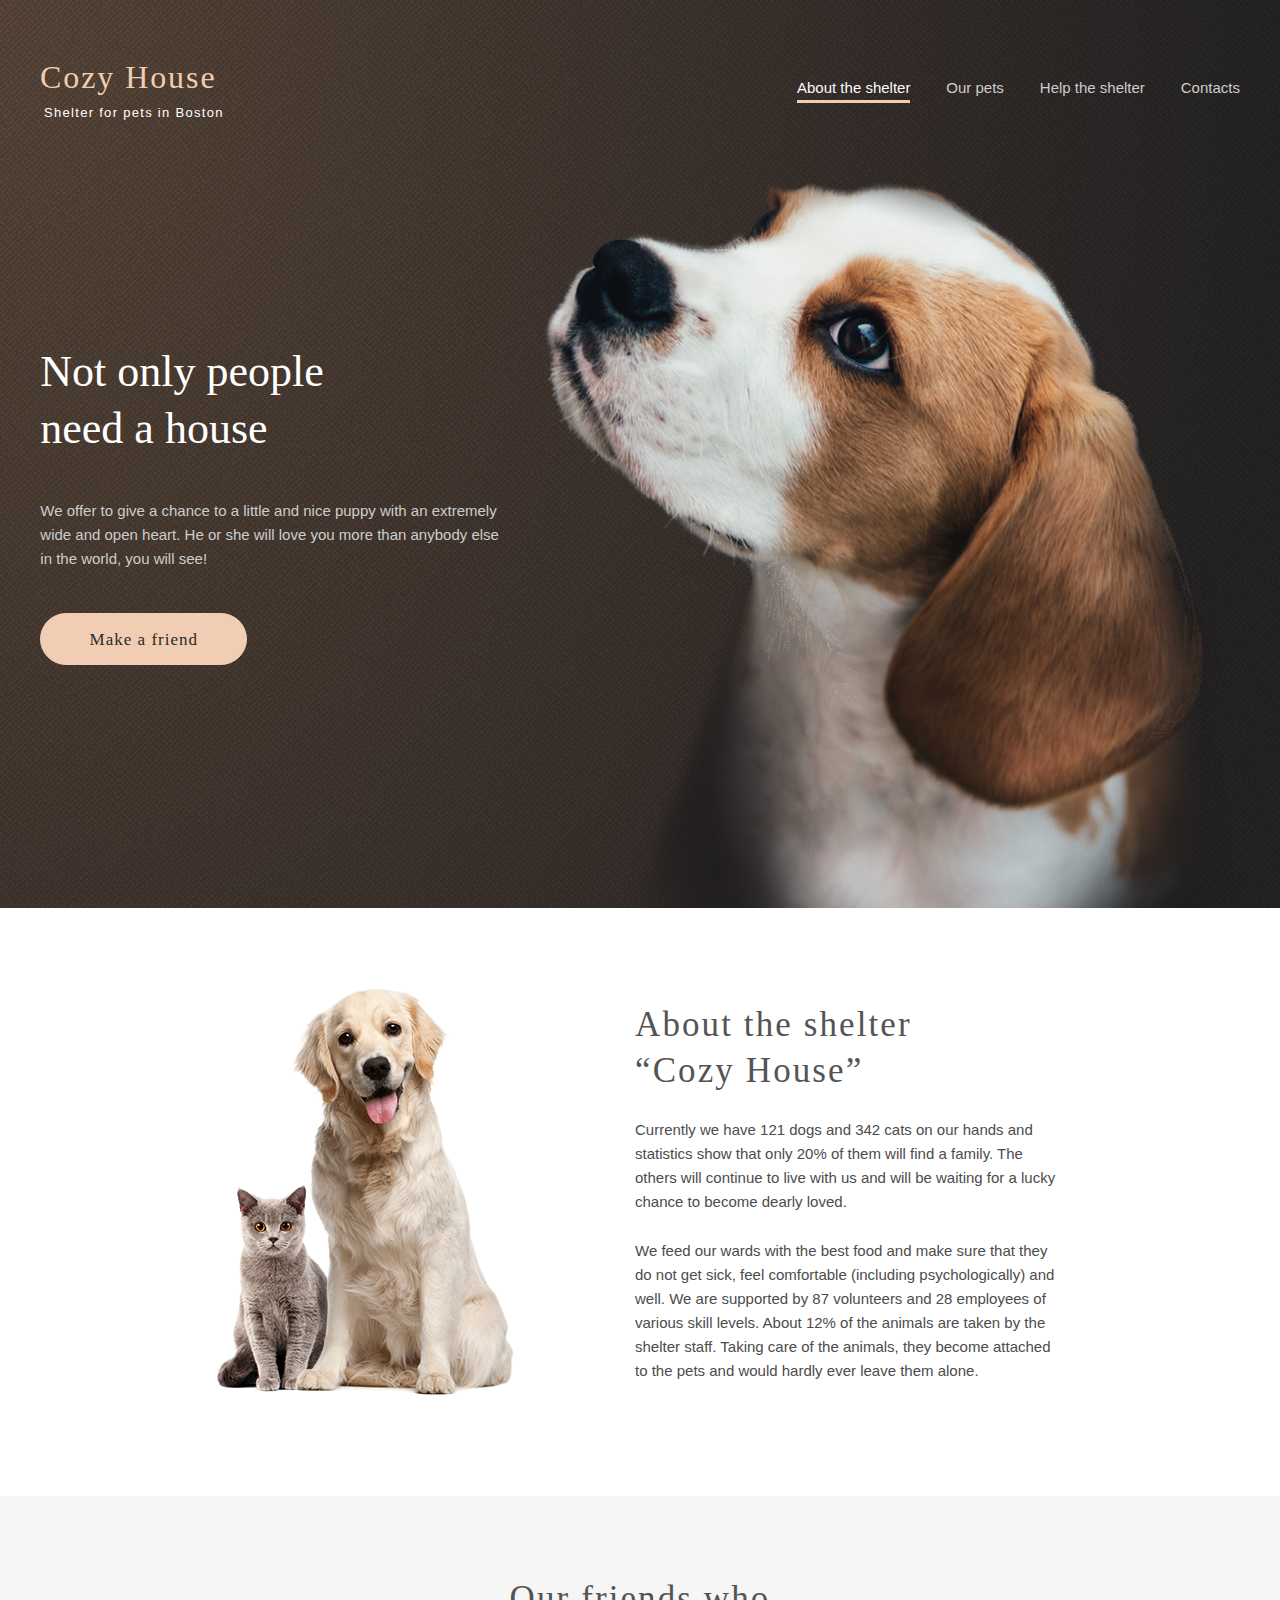
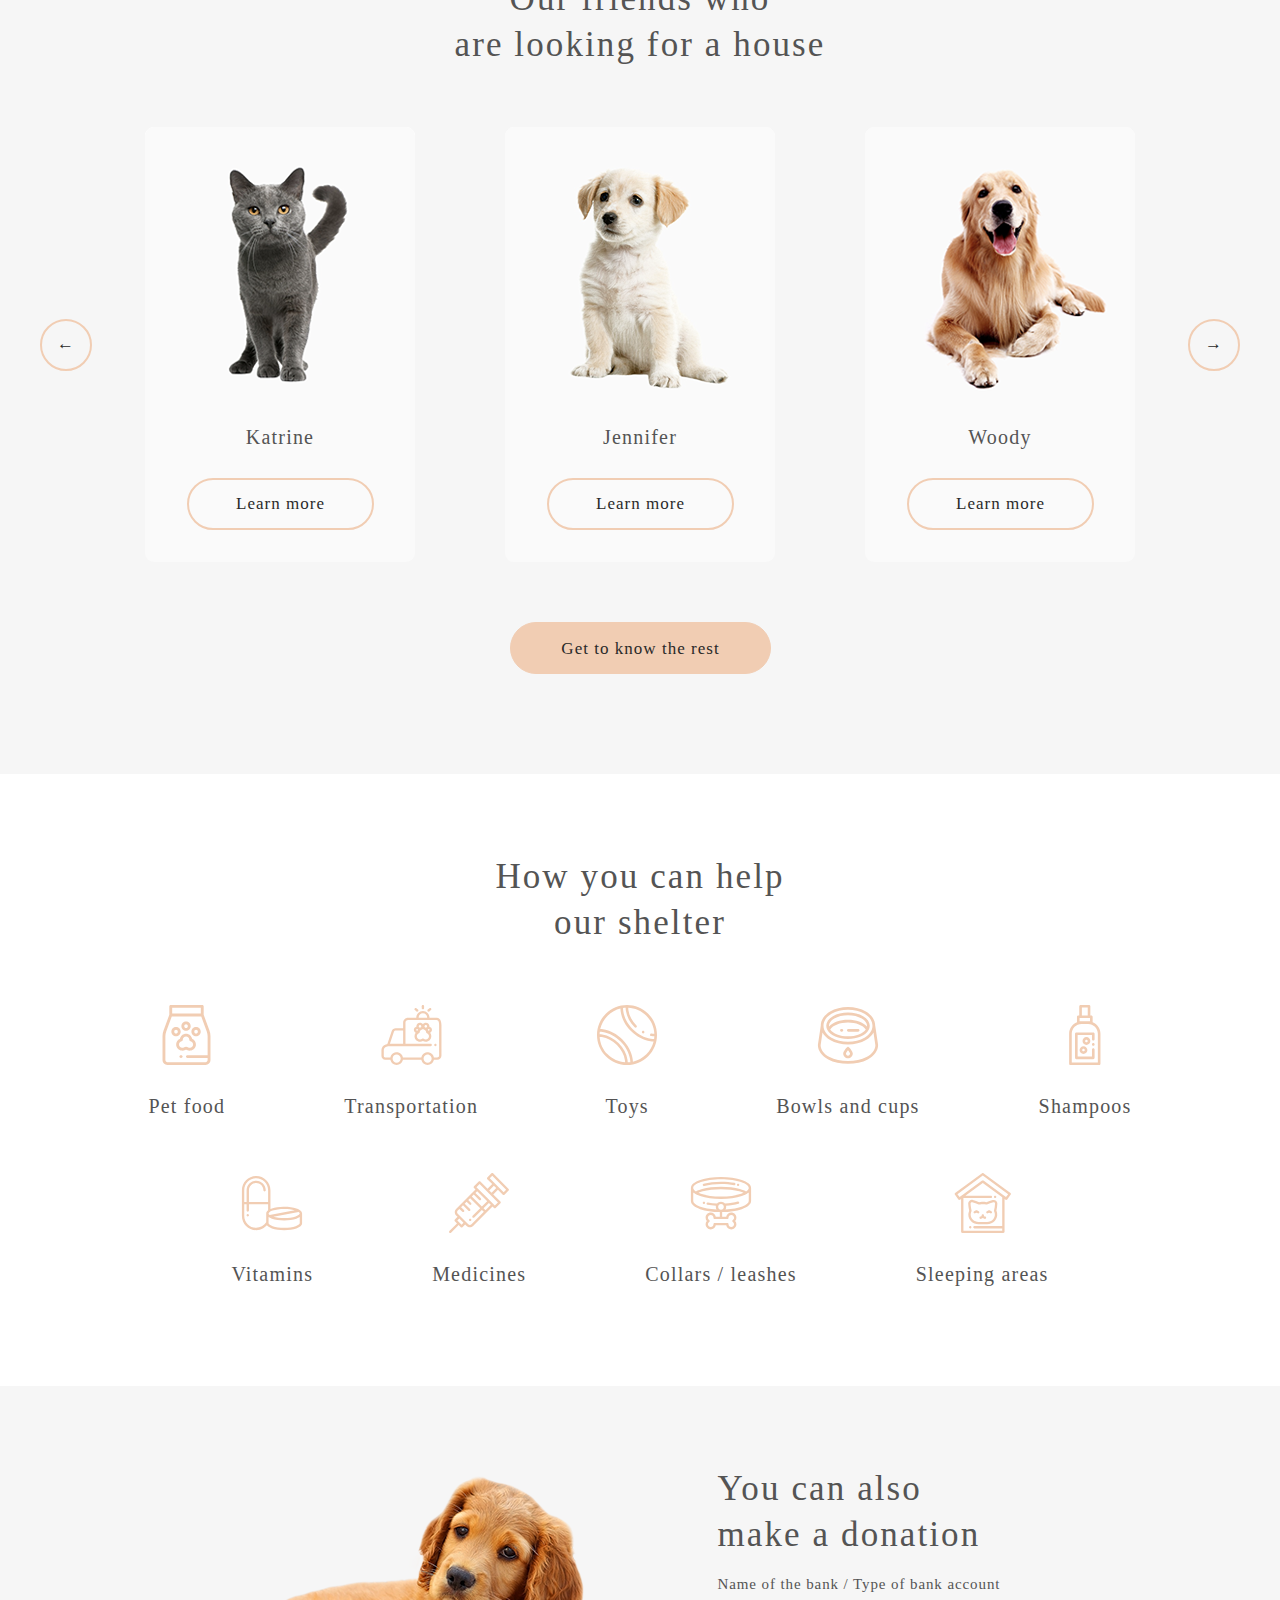
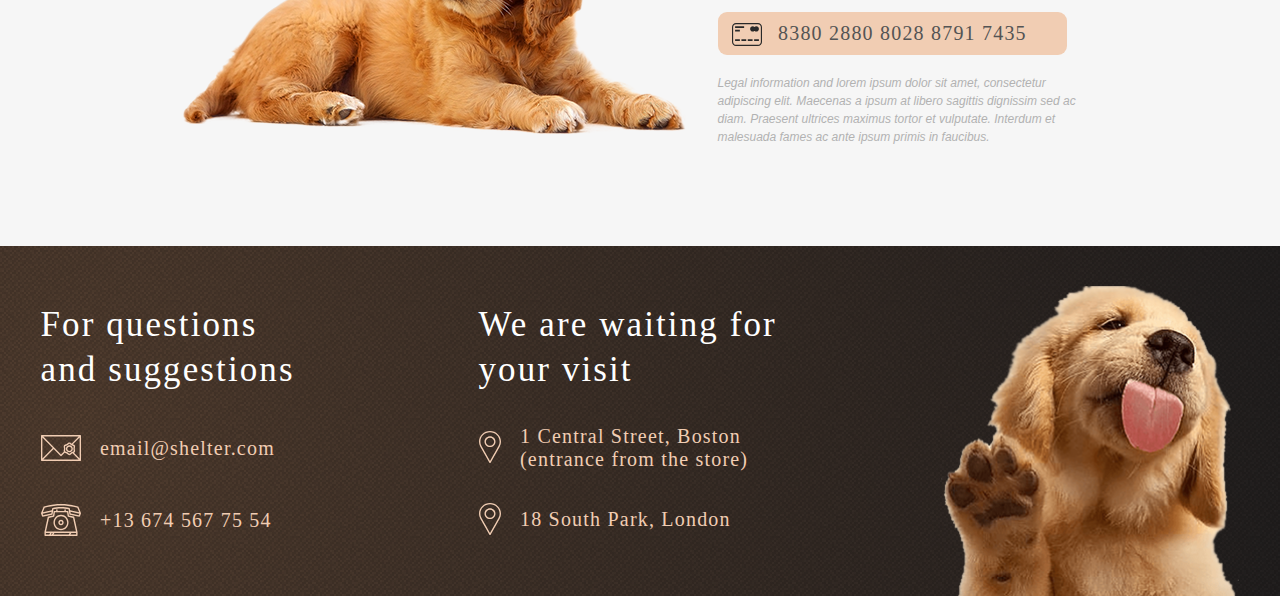
<file: shelter/pages/main/index.html>
<!DOCTYPE html>
<html lang="en">
  <head>
    <meta charset="UTF-8" />
    <meta name="viewport" content="width=device-width, initial-scale=1.0" />
    <title>Cozy House</title>
    <link rel="stylesheet" href="../../sass/style.css" />
    <script defer src="../../js/main/carousel.js"></script>
    <script defer src="../../js/modal.js"></script>
    <script defer src="../../js/burger.js"></script>
  </head>
  <body>
    <header class="header">
      <div class="header__wrapper">
        <div class="logo">
          <h1>
            <a class="logo__title" href="index.html">Cozy House</a>
          </h1>
          <a class="logo__subtitle" href="index.html"
            >Shelter for pets in Boston</a
          >
        </div>
        <div class="hamburger">
          <div class="hamburger__line"></div>
          <div class="hamburger__line"></div>
          <div class="hamburger__line"></div>
        </div>
        <nav class="header__navigation">
          <ul class="navigation">
            <li class="paragraph-l">
              <a class="navigation__li_active" href="index.html"
                >About the shelter</a
              >
            </li>
            <li class="paragraph-l">
              <a class="navigation__li" href="../pets/index.html">Our pets</a>
            </li>
            <li class="paragraph-l">
              <a class="navigation__li" href="#help">Help the shelter</a>
            </li>
            <li class="paragraph-l">
              <a class="navigation__li" href="#footer">Contacts</a>
            </li>
          </ul>
        </nav>
      </div>
      <div class="background-overlay main">
        <div class="burger-overlay_wrapper">
          <div class="burger-overlay burger-overlay_hide">
            <div class="logo">
              <h1>
                <a class="logo__title" href="index.html">Cozy House</a>
              </h1>
              <a class="logo__subtitle" href="index.html"
                >Shelter for pets in Boston</a
              >
            </div>
            <ul class="navigation">
              <li class="paragraph-mobile-menu">
                <a class="navigation__li_active" href="index.html"
                  >About the shelter</a
                >
              </li>
              <li class="paragraph-mobile-menu">
                <a class="navigation__li" href="../pets/index.html">Our pets</a>
              </li>
              <li class="paragraph-mobile-menu">
                <a class="navigation__li" href="#help">Help the shelter</a>
              </li>
              <li class="paragraph-mobile-menu">
                <a class="navigation__li" href="#footer">Contacts</a>
              </li>
            </ul>
          </div>
        </div>
      </div>
    </header>
    <main>
      <section class="not-only">
        <div class="not-only__wrapper">
          <div class="layout-2-columns layout-2-columns__not-only">
            <div class="layout-3-rows">
              <h2 class="not-only__tittle">
                Not only people<br />need a house
              </h2>
              <p class="not-only__paragragh paragraph-l">
                We offer to give a chance to a little and nice puppy with an
                extremely wide and open heart. He or she will love you more than
                anybody else in the world, you will see!
              </p>
              <a href="#our-friends">
                <button class="button_primary button_primary_make-a-friend">
                  Make a friend
                </button>
              </a>
            </div>
            <div class="start-screen-puppy"></div>
          </div>
        </div>
      </section>
      <section class="about">
        <div class="wrapper layout-2-columns">
          <div class="about__photo"></div>
          <div class="layout-3-rows">
            <h3 class="about__content__title">
              About the shelter<br />“Cozy House”
            </h3>
            <p class="paragraph-l">
              Currently we have 121 dogs and 342 cats on our hands and
              statistics show that only 20% of them will find a family. The
              others will continue to live with us and will be waiting for a
              lucky chance to become dearly loved.
            </p>
            <p class="paragraph-l">
              We feed our wards with the best food and make sure that they do
              not get sick, feel comfortable (including psychologically) and
              well. We are supported by 87 volunteers and 28 employees of
              various skill levels. About 12% of the animals are taken by the
              shelter staff. Taking care of the animals, they become attached to
              the pets and would hardly ever leave them alone.
            </p>
          </div>
        </div>
      </section>
      <section class="our-friends" id="our-friends">
        <div class="wrapper layout-3-rows">
          <h3 class="our-friends__title">
            Our friends who<br />are looking for a house
          </h3>
          <div class="layout-3-columns">
            <button class="button_arrow" id="button_arrow_left">←</button>
            <div class="cards-container">
              <div class="carousel" id="carousel">
                <div id="items_left">
                  <div class="card Sophia" id="card_4">
                    <div class="card__pets-img card__pets-img_sophia"></div>
                    <p class="card__pets-name">Sophia</p>
                    <button class="card__button">Learn more</button>
                    <div class="modal_pet Sophia"></div>
                  </div>
                  <div class="card Timmy" id="card_5">
                    <div class="card__pets-img card__pets-img_timmy"></div>
                    <p class="card__pets-name">Timmy</p>
                    <button class="card__button">Learn more</button>
                    <div class="modal_pet Timmy"></div>
                  </div>
                  <div class="card Charly" id="card_6">
                    <div class="card__pets-img card__pets-img_charly"></div>
                    <p class="card__pets-name">Charly</p>
                    <button class="card__button">Learn more</button>
                    <div class="modal_pet Charly"></div>
                  </div>
                </div>
                <div id="items_active">
                  <div class="card Katrine" id="card_katrine">
                    <div class="card__pets-img card__pets-img_katrine"></div>
                    <p class="card__pets-name">Katrine</p>
                    <button class="card__button">Learn more</button>
                    <div class="modal_pet Katrine"></div>
                  </div>
                  <div class="card Jennifer" id="card_jennifer">
                    <div class="card__pets-img card__pets-img_jennifer"></div>
                    <p class="card__pets-name">Jennifer</p>
                    <button class="card__button">Learn more</button>
                    <div class="modal_pet Jennifer"></div>
                  </div>
                  <div class="card Woody" id="card_woody">
                    <div class="card__pets-img card__pets-img_woody"></div>
                    <p class="card__pets-name">Woody</p>
                    <button class="card__button">Learn more</button>
                    <div class="modal_pet Woody"></div>
                  </div>
                </div>
                <div id="items_right">
                  <div class="card Timmy" id="card_5">
                    <div class="card__pets-img card__pets-img_timmy"></div>
                    <p class="card__pets-name">Timmy</p>
                    <button class="card__button">Learn more</button>
                    <div class="modal_pet Timmy"></div>
                  </div>
                  <div class="card Scarlett" id="card_7">
                    <div class="card__pets-img card__pets-img_scarlett"></div>
                    <p class="card__pets-name">Scarlett</p>
                    <button class="card__button">Learn more</button>
                    <div class="modal_pet Scarlett"></div>
                  </div>
                  <div class="card Freddie" id="card_8">
                    <div class="card__pets-img card__pets-img_freddie"></div>
                    <p class="card__pets-name">Freddie</p>
                    <button class="card__button">Learn more</button>
                    <div class="modal_pet Freddie"></div>
                  </div>
                </div>
              </div>
            </div>
            <button class="button_arrow" id="button_arrow_right">→</button>
          </div>
          <a href="../pets/index.html">
            <button class="button_primary">Get to know the rest</button>
          </a>
        </div>
      </section>
      <section class="help" id="help">
        <div class="wrapper">
          <h3 class="help__title">How you can help<br />our shelter</h3>
          <div class="layout-flex-rows">
            <div class="help__item">
              <img
                class="help__img help__img_pet-food"
                src="../../assets/icons/icon-pet-food.svg"
              />
              <h4 class="help__name">Pet food</h4>
            </div>
            <div class="help__item">
              <img
                class="help__img"
                src="../../assets/icons/icon-transportation.svg"
              />
              <h4 class="help__name">Transportation</h4>
            </div>
            <div class="help__item">
              <img class="help__img" src="../../assets/icons/icon-toys.svg" />
              <h4 class="help__name">Toys</h4>
            </div>
            <div class="help__item">
              <img
                class="help__img"
                src="../../assets/icons/icon-bowls-and-cups.svg"
              />
              <h4 class="help__name">Bowls and cups</h4>
            </div>
            <div class="help__item">
              <img
                class="help__img"
                src="../../assets/icons/icon-shampoos.svg"
              />
              <h4 class="help__name">Shampoos</h4>
            </div>
            <div class="help__item">
              <img
                class="help__img"
                src="../../assets/icons/icon-vitamins.svg"
              />
              <h4 class="help__name">Vitamins</h4>
            </div>
            <div class="help__item">
              <img
                class="help__img"
                src="../../assets/icons/icon-medicines.svg"
              />
              <h4 class="help__name">Medicines</h4>
            </div>
            <div class="help__item">
              <img
                class="help__img"
                src="../../assets/icons/icon-collars-leashes.svg"
              />
              <h4 class="help__name">Collars / leashes</h4>
            </div>
            <div class="help__item">
              <img
                class="help__img"
                src="../../assets/icons/icon-sleeping-area.svg"
              />
              <h4 class="help__name">Sleeping areas</h4>
            </div>
          </div>
        </div>
      </section>
      <section class="in-addition">
        <div class="wrapper layout-2-columns">
          <div class="in-addition__img"></div>
          <div class="layout-3-rows">
            <h3 class="in-addition__title">
              You can also<br />
              make a donation
            </h3>
            <h5 class="in-addition__name-of-bank">
              Name of the bank / Type of bank account
            </h5>
            <a href="#no_scroll" class="in-addition__credit-card">
              <img
                class="credit-card__img"
                src="../../assets/icons/credit-card.svg"
                alt="credit-card"
              />
              <span class="credit-card__card-number"
                >8380 2880 8028 8791 7435</span
              >
            </a>
            <p class="credit-card__paragraph">
              Legal information and lorem ipsum dolor sit amet, consectetur
              adipiscing elit. Maecenas a ipsum at libero sagittis dignissim sed
              ac diam. Praesent ultrices maximus tortor et vulputate. Interdum
              et malesuada fames ac ante ipsum primis in faucibus.
            </p>
          </div>
        </div>
      </section>
    </main>
    <footer id="footer">
      <div class="wrapper__footer layout-3-columns">
        <div class="contacts layout-3-rows">
          <h3 class="contacts__title">For questions and suggestions</h3>
          <div class="contacts__e-mail">
            <a href="mailto:email@shelter.com?subject=Cozy House">
              <img
                class="contacts__e-mail__img"
                src="../../assets/icons/icon-email.svg"
                alt="e-main-img"
              />
              <span class="contacts__e-mail__address">email@shelter.com</span>
            </a>
          </div>
          <div class="contacts__phone">
            <a href="tel:+136745677554">
              <img
                class="contacts__phone__img"
                src="../../assets/icons/icon-phone.svg"
                alt="phone"
              />
              <span class="contacts__phone__namber">+13 674 567 75 54</span>
            </a>
          </div>
        </div>
        <div class="locations">
          <h3 class="locations__title">We are waiting for your visit</h3>
          <div class="locations__boston">
            <a
              target="_blank"
              href="https://www.google.com/maps/place/1+Central+St,+Boston,+MA+02109,+%D0%A1%D0%A8%D0%90/@42.3585558,-71.056915,17z/data=!3m1!4b1!4m5!3m4!1s0x89e370868bc2ce7b:0x82fa7db94f5fea9e!8m2!3d42.3585519!4d-71.0547263"
              ><img
                class="locations__boston__img"
                src="../../assets/icons/icon-marker.svg"
                alt="boston"
              />
              <h4 class="locations__boston__address">
                1 Central Street, Boston (entrance from the store)
              </h4>
            </a>
          </div>
          <div class="locations__london">
            <a
              target="_blank"
              href="https://www.google.com/maps/place/18+South+Rd,+Londonderry,+NH+03053,+%D0%A1%D0%A8%D0%90/@42.8246256,-71.364361,17z/data=!3m1!4b1!4m5!3m4!1s0x89e3ad7442d3b7b7:0x5550ec16f1a4554d!8m2!3d42.8246217!4d-71.3621723"
            >
              <img
                class="locations__london__img"
                src="../../assets/icons/icon-marker.svg"
                alt="london"
              />
              <span class="locations__london__address"
                >18 South Park, London</span
              >
            </a>
          </div>
        </div>
        <div class="footer-puppy"></div>
      </div>
    </footer>
  </body>
</html>
</file>
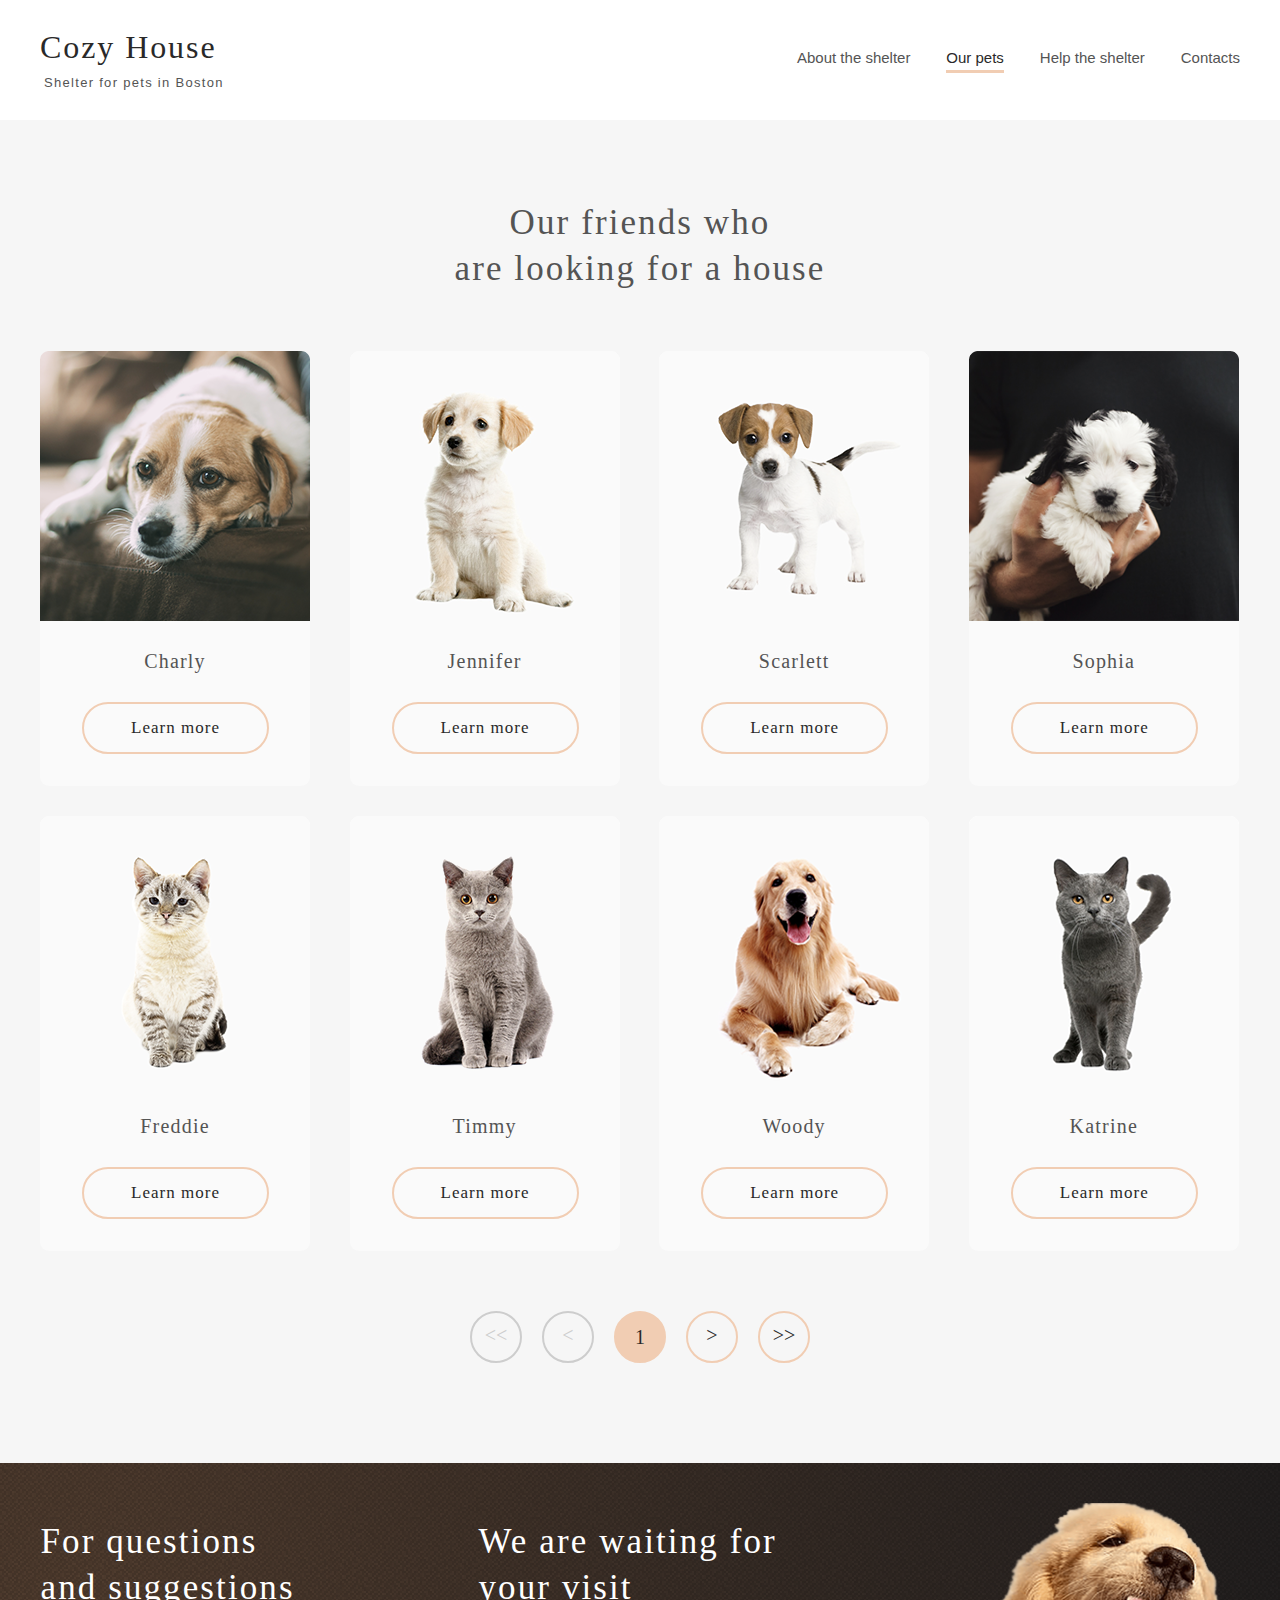
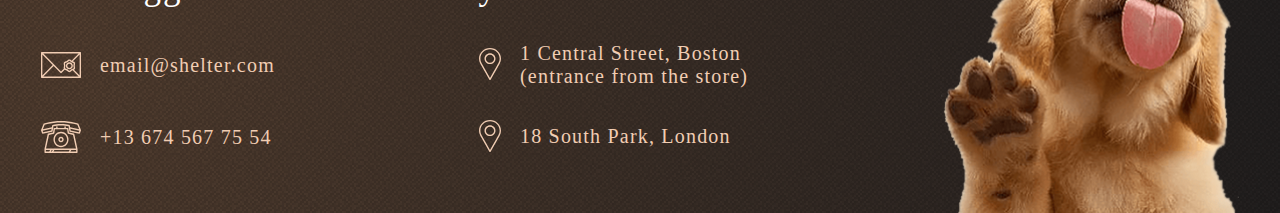
<file: shelter/pages/pets/index.html>
<!DOCTYPE html>
<html lang="en">
  <head>
    <meta charset="UTF-8" />
    <meta name="viewport" content="width=device-width, initial-scale=1.0" />
    <title>Our pets</title>
    <link rel="stylesheet" href="../../sass/style.css" />
    <script defer src="../../js/pets/pagination.js"></script>
    <script defer src="../../js/modal.js"></script>
    <script defer src="../../js/burger.js"></script>
  </head>
  <body>
    <header class="header-pets">
      <div class="logo">
        <h1>
          <a class="logo__title" href="../main/index.html">Cozy House</a>
        </h1>
        <a class="logo__subtitle" href="../main/index.html"
          >Shelter for pets in Boston</a
        >
      </div>
      <div class="hamburger">
        <div class="hamburger__line"></div>
        <div class="hamburger__line"></div>
        <div class="hamburger__line"></div>
      </div>
      <nav class="header__navigation">
        <ul class="navigation">
          <li class="paragraph-l">
            <a class="navigation__li" href="../main/index.html"
              >About the shelter</a
            >
          </li>
          <li class="paragraph-l">
            <a class="navigation__li_active" href="../pets/index.html"
              >Our pets</a
            >
          </li>
          <li class="paragraph-l">
            <a class="navigation__li" href="../main/index.html#help"
              >Help the shelter</a
            >
          </li>
          <li class="paragraph-l">
            <a class="navigation__li" href="#footer">Contacts</a>
          </li>
        </ul>
      </nav>
    </header>
    <main>
      <section class="BG-pets">
        <div class="background-overlay">
          <div class="burger-overlay_wrapper">
            <div class="burger-overlay burger-overlay_hide">
              <div class="logo">
                <h1>
                  <a class="logo__title" href="../main/index.html"
                    >Cozy House</a
                  >
                </h1>
                <a class="logo__subtitle" href="../main/index.html"
                  >Shelter for pets in Boston</a
                >
              </div>
              <ul class="navigation">
                <li class="paragraph-mobile-menu">
                  <a class="navigation__li" href="../main/index.html"
                    >About the shelter</a
                  >
                </li>
                <li class="paragraph-mobile-menu">
                  <a class="navigation__li_active" href="index.html"
                    >Our pets</a
                  >
                </li>
                <li class="paragraph-mobile-menu">
                  <a class="navigation__li" href="../main/index.html#help"
                    >Help the shelter</a
                  >
                </li>
                <li class="paragraph-mobile-menu">
                  <a class="navigation__li" href="#footer">Contacts</a>
                </li>
              </ul>
            </div>
          </div>
        </div>
      </section>
      <section class="our-friends_pets">
        <div class="wrapper">
          <h3 class="our-friends_pets__title">
            Our friends who<br />are looking for a house
          </h3>
          <div class="cards-container">
            <div class="card" id="card_katrine">
              <div class="card__pets-img card__pets-img_katrine"></div>
              <p class="card__pets-name">Katrine</p>
              <button class="card__button">Learn more</button>
              <div class="modal_pet Katrine"></div>
            </div>
            <div class="card" id="card_jennifer">
              <div class="card__pets-img card__pets-img_jennifer"></div>
              <p class="card__pets-name">Jennifer</p>
              <button class="card__button">Learn more</button>
              <div class="modal_pet Jennifer"></div>
            </div>
            <div class="card" id="card_woody">
              <div class="card__pets-img card__pets-img_woody"></div>
              <p class="card__pets-name">Woody</p>
              <button class="card__button">Learn more</button>
              <div class="modal_pet Woody"></div>
            </div>
            <div class="card" id="card_4">
              <div class="card__pets-img card__pets-img_sophia"></div>
              <p class="card__pets-name">Sophia</p>
              <button class="card__button">Learn more</button>
              <div class="modal_pet Sophia"></div>
            </div>
            <div class="card" id="card_5">
              <div class="card__pets-img card__pets-img_timmy"></div>
              <p class="card__pets-name">Timmy</p>
              <button class="card__button">Learn more</button>
              <div class="modal_pet Timmy"></div>
            </div>
            <div class="card" id="card_6">
              <div class="card__pets-img card__pets-img_charly"></div>
              <p class="card__pets-name">Charly</p>
              <button class="card__button">Learn more</button>
              <div class="modal_pet Charly"></div>
            </div>
            <div class="card" id="card_7">
              <div class="card__pets-img card__pets-img_scarlett"></div>
              <p class="card__pets-name">Scarlett</p>
              <button class="card__button">Learn more</button>
              <div class="modal_pet Scarlett"></div>
            </div>
            <div class="card" id="card_8">
              <div class="card__pets-img card__pets-img_freddie"></div>
              <p class="card__pets-name">Freddie</p>
              <button class="card__button">Learn more</button>
              <div class="modal_pet Freddie"></div>
            </div>
          </div>
          <div class="navigation">
            <button class="inactive-button" id="first-page" disabled="disabled">
              <p><<</p>
            </button>
            <button
              class="inactive-button"
              id="previous-page"
              disabled="disabled"
            >
              <p><</p>
            </button>
            <button class="active-button" id="current-page">1</button>
            <button class="ready-button button-primary" id="next-page">
              <p>></p>
            </button>
            <button class="ready-button button-primary" id="last-page">
              <p>>></p>
            </button>
          </div>
        </div>
      </section>
    </main>
    <footer id="footer">
      <div class="wrapper__footer layout-3-columns">
        <div class="contacts layout-3-rows">
          <h3 class="contacts__title">For questions and suggestions</h3>
          <div class="contacts__e-mail">
            <a href="mailto:email@shelter.com?subject=Cozy House">
              <img
                class="contacts__e-mail__img"
                src="../../assets/icons/icon-email.svg"
                alt="e-main-img"
              />
              <span class="contacts__e-mail__address">email@shelter.com</span>
            </a>
          </div>
          <div class="contacts__phone">
            <a href="tel:+136745677554">
              <img
                class="contacts__phone__img"
                src="../../assets/icons/icon-phone.svg"
                alt="phone"
              />
              <span class="contacts__phone__namber">+13 674 567 75 54</span>
            </a>
          </div>
        </div>
        <div class="locations">
          <h3 class="locations__title">We are waiting for your visit</h3>
          <div class="locations__boston">
            <a
              target="_blank"
              href="https://www.google.com/maps/place/1+Central+St,+Boston,+MA+02109,+%D0%A1%D0%A8%D0%90/@42.3585558,-71.056915,17z/data=!3m1!4b1!4m5!3m4!1s0x89e370868bc2ce7b:0x82fa7db94f5fea9e!8m2!3d42.3585519!4d-71.0547263"
              ><img
                class="locations__boston__img"
                src="../../assets/icons/icon-marker.svg"
                alt="boston"
              />
              <h4 class="locations__boston__address">
                1 Central Street, Boston (entrance from the store)
              </h4>
            </a>
          </div>
          <div class="locations__london">
            <a
              target="_blank"
              href="https://www.google.com/maps/place/18+South+Rd,+Londonderry,+NH+03053,+%D0%A1%D0%A8%D0%90/@42.8246256,-71.364361,17z/data=!3m1!4b1!4m5!3m4!1s0x89e3ad7442d3b7b7:0x5550ec16f1a4554d!8m2!3d42.8246217!4d-71.3621723"
            >
              <img
                class="locations__london__img"
                src="../../assets/icons/icon-marker.svg"
                alt="london"
              />
              <span class="locations__london__address"
                >18 South Park, London</span
              >
            </a>
          </div>
        </div>
        <div class="footer-puppy"></div>
      </div>
    </footer>
  </body>
</html>
</file>
<file: shelter/sass/style.css>
/*$desktop-big-width: 1278px;
$desktop-width: 1200px;
$tablet-width: 768px;
$tablet-s-width: 763px;
$tablet-mini-width: 720px;
$mobile-big-width: 440px;
$mobile-width: 320px; */
html {
  font-size: 10px;
  margin: 0;
  padding: 0;
  scroll-behavior: smooth;
}

.wrapper {
  padding: 80px 0 100px;
  margin: auto;
  max-width: 1280px;
}

@media (max-width: 1279px) {
  .wrapper {
    padding: 80px 30px 100px;
  }
}

@media (max-width: 767px) {
  .wrapper {
    padding: 40px 25px 43px;
  }
}

body {
  margin: 0;
}

* {
  -webkit-transition: 1s !important;
  transition: 1s !important;
}

a {
  text-decoration: none;
}

h1 {
  margin: 0;
  padding: 0;
  font-family: Georgia, "Century Schoolbook L", serif;
  font-size: 32px;
  font-style: normal;
  font-weight: 400;
  line-height: 110%;
  letter-spacing: 0.06em;
}

h2 {
  margin: 0;
  padding: 0;
  font-family: Georgia, "Century Schoolbook L", serif;
  font-size: 44px;
  font-style: normal;
  font-weight: 400;
  line-height: 130%;
  letter-spacing: 0;
}

h3 {
  margin: 0;
  padding: 0;
  font-family: Georgia, "Century Schoolbook L", serif;
  font-size: 35px;
  font-style: normal;
  font-weight: 400;
  line-height: 130%;
  letter-spacing: 0.06em;
}

@media (max-width: 767px) {
  h2,
  h3 {
    margin: 0;
    padding: 0;
    font-family: Georgia, "Century Schoolbook L", serif;
    font-size: 25px;
    font-style: normal;
    font-weight: 400;
    line-height: 32.5px;
    letter-spacing: 0.06em;
  }
}

h4,
span {
  margin: 0;
  padding: 0;
  font-family: Georgia, "Century Schoolbook L", serif;
  font-size: 20px;
  font-style: normal;
  font-weight: 400;
  line-height: 115%;
  letter-spacing: 0.06em;
}

@media (max-width: 767px) {
  h4,
  .credit-card__card-number {
    margin: 0;
    padding: 0;
    font-family: Georgia, "Century Schoolbook L", serif;
    font-size: 15px;
    font-style: normal;
    font-weight: 400;
    line-height: 16.5px;
    letter-spacing: 0.06em;
  }
}

.locations__boston__address {
  margin: 0;
  padding: 0;
  font-family: Georgia, "Century Schoolbook L", serif;
  font-size: 20px;
  font-style: normal;
  font-weight: 400;
  line-height: 115%;
  letter-spacing: 0.06em;
}

h5 {
  margin: 0;
  padding: 0;
  font-family: Georgia, "Century Schoolbook L", serif;
  font-size: 15px;
  font-style: normal;
  font-weight: 400;
  line-height: 110%;
  letter-spacing: 0.06em;
}

@media (max-width: 767px) {
  h5 {
    margin: 0;
    padding: 0;
    font-family: Georgia, "Century Schoolbook L", serif;
    font-size: 15px;
    font-style: normal;
    font-weight: 400;
    line-height: 160%;
    letter-spacing: 0em;
  }
}

.paragraph-l {
  margin: 0;
  padding: 0;
  font-family: Arial, "Helvetica CY", "Nimbus Sans L", sans-serif;
  font-size: 15px;
  font-style: normal;
  font-weight: 400;
  line-height: 160%;
  letter-spacing: 0;
}

.logo__title {
  margin: 0;
  padding: 0;
  font-family: Georgia, "Century Schoolbook L", serif;
  font-size: 32px;
  font-style: normal;
  font-weight: 400;
  line-height: 110%;
  letter-spacing: 0.06em;
}

.logo__subtitle {
  margin: 0;
  padding: 0;
  font-family: Arial, "Helvetica CY", "Nimbus Sans L", sans-serif;
  font-size: 13px;
  font-style: normal;
  font-weight: 400;
  line-height: 15px;
  letter-spacing: 0.1em;
}

.button_primary {
  margin: 0;
  padding: 0;
  font-family: Georgia, "Century Schoolbook L", serif;
  font-size: 17px;
  font-style: normal;
  font-weight: 400;
  line-height: 15px;
  letter-spacing: 0.06em;
}

.card__pets-name {
  margin: 0;
  padding: 0;
  font-family: Georgia, "Century Schoolbook L", serif;
  font-size: 20px;
  font-style: normal;
  font-weight: 400;
  line-height: 23px;
  letter-spacing: 0.06em;
}

.card__button {
  margin: 0;
  padding: 0;
  font-family: Georgia, "Century Schoolbook L", serif;
  font-size: 17px;
  font-style: normal;
  font-weight: 400;
  line-height: 130%;
  letter-spacing: 0.06em;
}

@media (max-width: 767px) {
  .modal__text_base-info h3 {
    margin: 0;
    padding: 0;
    font-family: Georgia, "Century Schoolbook L", serif;
    font-size: 35px;
    font-style: normal;
    font-weight: 400;
    line-height: 130%;
    letter-spacing: 0.06em;
  }
}

@media (max-width: 767px) {
  .modal__text_base-info h4 {
    margin: 0;
    padding: 0;
    font-family: Georgia, "Century Schoolbook L", serif;
    font-size: 20px;
    font-style: normal;
    font-weight: 400;
    line-height: 115%;
    letter-spacing: 0.06em;
  }
}

.h5-modal-window span {
  margin: 0;
  padding: 0;
  font-family: Georgia, "Century Schoolbook L", serif;
  font-size: 15px;
  font-style: normal;
  font-weight: 400;
  line-height: 110%;
  letter-spacing: 0.06em;
}

@media (max-width: 1279px) {
  .h5-modal-window_descriptions {
    margin: 0;
    padding: 0;
    font-family: Georgia, "Century Schoolbook L", serif;
    font-size: 13px;
    font-style: normal;
    font-weight: 400;
    line-height: 110%;
    letter-spacing: 0.059em;
  }
}

.credit-card__paragraph {
  margin: 0;
  padding: 0;
  font-family: Arial, "Helvetica CY", "Nimbus Sans L", sans-serif;
  font-size: 12px;
  font-style: italic;
  font-weight: 400;
  line-height: 18px;
  letter-spacing: 0;
}

.paragraph-mobile-menu {
  margin: 0;
  padding: 0;
  font-family: Arial, "Helvetica CY", "Nimbus Sans L", sans-serif;
  font-size: 32px;
  font-style: normal;
  font-weight: 400;
  line-height: 160%;
  letter-spacing: 0;
}

.button_arrow {
  margin: 0;
  padding: 0;
  font-family: Georgia, "Century Schoolbook L", serif;
  font-size: 17px;
  font-style: normal;
  font-weight: 400;
  line-height: 130%;
  letter-spacing: 0.06em;
}

.legal-information {
  font-family: Arial;
  font-size: 12px;
  font-style: italic;
  font-weight: 400;
  line-height: 18px;
  letter-spacing: 0px;
  text-align: left;
}

.pets-name {
  font-family: "Georgia";
  font-style: normal;
  font-weight: 400;
  font-size: 20px;
  line-height: 23px;
  /* identical to box height */
  -webkit-box-align: center;
      -ms-flex-align: center;
          align-items: center;
  text-align: center;
  letter-spacing: 0.06em;
}

.how-you-can-help,
.help-txt {
  text-align: center;
}

.heading_our_friends {
  margin: 0;
  text-align: center;
}

.card-button,
#make-a-friend-button,
#get-to-know-button {
  font-family: "Georgia";
  font-style: normal;
  font-weight: 400;
  font-size: 17px;
  line-height: 130%;
  letter-spacing: 0.06em;
}

.button-arrow,
.active-button {
  font-family: "Georgia";
  font-style: normal;
  font-weight: 400;
  font-size: 20px;
}

.inactive-button,
.ready-button {
  font-family: "Georgia";
  font-style: normal;
  font-weight: 400;
  font-size: 20px;
}

.not-only {
  background: url(../assets/images/noise_transparent@2x.png), radial-gradient(100% 215.42% at 0% 0%, #5b483a 0%, #262425 100%), #211f20;
}

.start-screen-puppy {
  background: url(../assets/images/start-screen-puppy.png);
}

.about__photo {
  background: url(../assets/images/about-pets.png);
}

.card__pets-img_katrine {
  background: url(../assets/images/pets-katrine.png);
}

.card__pets-img_jennifer {
  background: url(../assets/images/pets-jennifer.png);
}

.card__pets-img_woody {
  background: url(../assets/images/pets-woody.png);
}

.card__pets-img_sophia {
  background: url(../assets/images/pets-sophia.png);
}

.card__pets-img_timmy {
  background: url(../assets/images/pets-timmy.png);
}

.card__pets-img_charly {
  background: url(../assets/images/pets-charly.png);
}

.card__pets-img_scarlett {
  background: url(../assets/images/pets-scarlett.png);
}

.card__pets-img_freddie {
  background: url(../assets/images/pets-freddie.png);
}

.in-addition__img {
  background: url(../assets/images/donation-dog.png);
}

.footer-puppy {
  background: url(../assets/images/footer-puppy.png);
}

footer {
  background: url(../assets/images/noise_transparent@2x.png), radial-gradient(110.67% 538.64% at 5.73% 50%, #513d2f 0%, #1a1a1c 100%), #211f20;
}

@-webkit-keyframes move-right {
  from {
    left: -1080px;
  }
  to {
    left: -2160px;
  }
}

@keyframes move-right {
  from {
    left: -1080px;
  }
  to {
    left: -2160px;
  }
}

.transition-right {
  -webkit-animation-name: move-right;
          animation-name: move-right;
  -webkit-animation-duration: 2s;
          animation-duration: 2s;
}

@-webkit-keyframes move-right_tablet {
  from {
    left: -634px;
  }
  to {
    left: -1238px;
  }
}

@keyframes move-right_tablet {
  from {
    left: -634px;
  }
  to {
    left: -1238px;
  }
}

.transition-right_tablet {
  -webkit-animation-name: move-right_tablet;
          animation-name: move-right_tablet;
  -webkit-animation-duration: 2s;
          animation-duration: 2s;
}

@-webkit-keyframes move-right_mobile {
  from {
    left: -270px;
  }
  to {
    left: -540px;
  }
}

@keyframes move-right_mobile {
  from {
    left: -270px;
  }
  to {
    left: -540px;
  }
}

.transition-right_mobile {
  -webkit-animation-name: move-right_mobile;
          animation-name: move-right_mobile;
  -webkit-animation-duration: 2s;
          animation-duration: 2s;
}

@-webkit-keyframes move-left {
  from {
    left: -1080px;
  }
  to {
    left: 0px;
  }
}

@keyframes move-left {
  from {
    left: -1080px;
  }
  to {
    left: 0px;
  }
}

@-webkit-keyframes move-left_tablet {
  from {
    left: -604px;
  }
  to {
    left: 0px;
  }
}

@keyframes move-left_tablet {
  from {
    left: -604px;
  }
  to {
    left: 0px;
  }
}

@-webkit-keyframes move-left_mobile {
  from {
    left: -270px;
  }
  to {
    left: 0px;
  }
}

@keyframes move-left_mobile {
  from {
    left: -270px;
  }
  to {
    left: 0px;
  }
}

.transition-left {
  -webkit-animation-name: move-left;
          animation-name: move-left;
  -webkit-animation-duration: 2s;
          animation-duration: 2s;
}

.transition-left_tablet {
  -webkit-animation-name: move-left_tablet;
          animation-name: move-left_tablet;
  -webkit-animation-duration: 2s;
          animation-duration: 2s;
}

.transition-left_mobile {
  -webkit-animation-name: move-left_mobile;
          animation-name: move-left_mobile;
  -webkit-animation-duration: 2s;
          animation-duration: 2s;
}

@-webkit-keyframes move-burger {
  from {
    left: 320px;
  }
  to {
    left: 0px;
  }
}

@keyframes move-burger {
  from {
    left: 320px;
  }
  to {
    left: 0px;
  }
}

.transition-burger {
  -webkit-animation-name: move-burger;
          animation-name: move-burger;
  -webkit-animation-duration: 1s;
          animation-duration: 1s;
}

@-webkit-keyframes return-burger {
  from {
    left: 0px;
  }
  to {
    left: 320px;
  }
}

@keyframes return-burger {
  from {
    left: 0px;
  }
  to {
    left: 320px;
  }
}

.return-burger {
  -webkit-animation-name: return-burger;
          animation-name: return-burger;
  -webkit-animation-duration: 1s;
          animation-duration: 1s;
}

.hidden {
  display: none !important;
}

.header__wrapper {
  position: relative;
  top: 60px;
  max-width: 1200px;
  padding: 0 40px;
  margin: 0 auto;
  height: 0;
  display: -webkit-box;
  display: -ms-flexbox;
  display: flex;
  -webkit-box-pack: justify;
      -ms-flex-pack: justify;
          justify-content: space-between;
}

@media (max-width: 1279px) {
  .header__wrapper {
    padding: 0 30px;
    top: 30px;
  }
}

@media (max-width: 767px) {
  .header__wrapper {
    padding: 0 10px;
  }
}

.header__wrapper .logo__subtitle {
  color: #ffffff;
  position: relative;
  top: 10px;
  left: 4px;
}

.header__wrapper .logo__title {
  color: #f1cdb3;
}

.header__wrapper .hamburger {
  z-index: 4;
}

.header__wrapper .hamburger .hamburger__line {
  border: 1px solid #f1cdb3;
}

.hamburger {
  display: none;
  width: 30px;
  height: 22px;
  display: -webkit-box;
  display: -ms-flexbox;
  display: flex;
  -webkit-box-orient: vertical;
  -webkit-box-direction: normal;
      -ms-flex-direction: column;
          flex-direction: column;
  -webkit-box-pack: justify;
      -ms-flex-pack: justify;
          justify-content: space-between;
}

.hamburger:hover {
  cursor: pointer;
}

@media (max-width: 767px) {
  .hamburger {
    margin: 19px 43px 0 0;
  }
}

.hamburger .hamburger__line {
  display: none;
  width: 27px;
  height: 0;
}

@media (max-width: 767px) {
  .hamburger .hamburger__line {
    display: inline-block;
  }
}

.header-pets {
  padding: 30px 40px 40px;
  margin: auto;
  max-width: 1200px;
  position: -webkit-sticky;
  position: sticky;
  top: 0;
  display: -webkit-box;
  display: -ms-flexbox;
  display: flex;
  -webkit-box-pack: justify;
      -ms-flex-pack: justify;
          justify-content: space-between;
  background: #ffffff;
  z-index: 1;
}

@media (max-width: 1279px) {
  .header-pets {
    padding: 30px 30px 40px;
  }
}

@media (max-width: 767px) {
  .header-pets {
    padding: 30px 10px 40px;
  }
}

.header-pets .hamburger .hamburger__line {
  border: 1px solid #000000;
  z-index: 4;
}

.header-pets .logo__subtitle {
  position: relative;
  top: 10px;
  left: 4px;
  color: #545454;
}

.header-pets .logo__title {
  color: #292929;
}

footer .layout-3-columns {
  padding: 40px 40px 0;
  -webkit-box-pack: center;
      -ms-flex-pack: center;
          justify-content: center;
  gap: 13.25%;
}

@media (max-width: 1279px) {
  footer .layout-3-columns {
    padding: 16px 30px 0;
    gap: 8.25%;
  }
}

@media (max-width: 767px) {
  footer .layout-3-columns {
    gap: 30%;
    padding: 12px 5px 0;
    margin: auto;
  }
}

footer .layout-3-columns .layout-3-rows {
  gap: 37px;
}

.contacts__title,
.locations__title {
  color: #ffffff;
}

.wrapper__footer {
  margin: auto;
  max-width: 1200px;
}

.wrapper__footer .contacts {
  width: 300px;
  height: 243px;
  margin-top: 16px;
  max-width: 279px;
}

@media (max-width: 767px) {
  .wrapper__footer .contacts {
    padding: 0 30px 0;
    height: 233px;
  }
}

@media (max-width: 767px) {
  .wrapper__footer .contacts .contacts__title {
    text-align: center;
  }
}

.wrapper__footer .contacts .contacts__e-mail__img {
  position: relative;
  top: 2px;
}

.wrapper__footer .contacts .contacts__e-mail__address {
  position: relative;
  bottom: 7px;
  left: 17px;
  color: #f1cdb3;
}

.wrapper__footer .contacts .contacts__phone__namber {
  position: relative;
  bottom: 9px;
  left: 17px;
  color: #f1cdb3;
}

@media (max-width: 767px) {
  .wrapper__footer .contacts .contacts__phone__namber {
    left: 22px;
    bottom: 8px;
  }
}

@media (max-width: 767px) {
  .wrapper__footer .contacts .contacts__phone__img {
    position: relative;
    left: 5px;
  }
}

.wrapper__footer .locations {
  height: 208px;
  margin-top: 16px;
  width: 302px;
  display: -webkit-box;
  display: -ms-flexbox;
  display: flex;
  -webkit-box-orient: vertical;
  -webkit-box-direction: normal;
      -ms-flex-direction: column;
          flex-direction: column;
  gap: 29px;
}

@media (max-width: 767px) {
  .wrapper__footer .locations {
    gap: 35px;
  }
}

@media (max-width: 767px) {
  .wrapper__footer .locations .locations__title {
    width: 250px;
    margin-left: 25px;
    text-align: center;
  }
}

.wrapper__footer .locations .locations__boston__address {
  display: inline-block;
  width: 255px;
  position: relative;
  top: 3px;
  left: 17px;
  color: #f1cdb3;
}

.wrapper__footer .locations .locations__london__img {
  position: relative;
  top: 6px;
}

.wrapper__footer .locations .locations__london__address {
  position: relative;
  bottom: 3px;
  left: 17px;
  color: #f1cdb3;
}

.wrapper__footer .footer-puppy {
  width: 300px;
  height: 310px;
}

@media (max-width: 1279px) {
  .wrapper__footer .footer-puppy {
    margin-top: 54px;
  }
}

@media (max-width: 767px) {
  .wrapper__footer .footer-puppy {
    background-size: cover;
    width: 260px;
    height: 269px;
    margin-top: 52px;
  }
}

.button_primary {
  background-color: #f1cdb3;
  height: 52px;
  border-radius: 100px;
  color: #292929;
  border: 1px solid #f1cdb3;
}

.button_primary:hover {
  cursor: pointer;
  background: #fddcc4;
}

.button_primary_make-a-friend {
  width: 207px;
}

.card__button {
  border-radius: 100px;
  margin-left: 42px;
  height: 52px;
  width: 187px;
  text-align: center;
  color: #292929;
  border: 2px solid #f1cdb3;
  background: #fafafa;
  color: #292929;
}

.button_arrow {
  border: 2px solid #f1cdb3;
  background: #f6f6f6;
  color: #292929;
}

.button_arrow:hover {
  cursor: pointer;
  background: #fddcc4;
}

.in-addition__credit-card {
  width: 349px;
  height: 43px;
  background: #f1cdb3;
  border-radius: 9px;
}

.in-addition__credit-card:hover {
  background: #fddcc4;
}

@media (max-width: 767px) {
  .in-addition__credit-card {
    width: 281px;
  }
}

.button_arrow,
.ready-button,
.inactive-button,
.active-button {
  width: 52px;
  height: 52px;
  border-radius: 100px;
}

.header__navigation {
  padding-top: 6px;
  width: 443px;
  height: 27px;
}

@media (max-width: 767px) {
  .header__navigation {
    display: none;
  }
}

.header__navigation .navigation {
  display: -webkit-box;
  display: -ms-flexbox;
  display: flex;
  -webkit-box-pack: justify;
      -ms-flex-pack: justify;
          justify-content: space-between;
  padding: 0;
}

.header__navigation .navigation > * {
  display: inline-block;
}

.header__navigation .navigation .navigation__li_active {
  color: #fafafa;
  border-bottom: 3px solid #f1cdb3;
  padding-bottom: 4px;
}

.header__navigation .navigation .navigation__li {
  color: #cdcdcd;
}

.header__navigation .navigation .navigation__li:hover {
  color: #fafafa;
}

.header-pets .header__navigation .navigation__li {
  color: #545454;
}

.header-pets .header__navigation .navigation__li:hover {
  color: #292929;
}

.header-pets .header__navigation .navigation__li_active {
  color: #292929;
}

.card {
  width: 270px;
  height: 435px;
  border-radius: 9px;
  display: -webkit-box;
  display: -ms-flexbox;
  display: flex;
  -webkit-box-orient: vertical;
  -webkit-box-direction: normal;
      -ms-flex-direction: column;
          flex-direction: column;
  gap: 29px;
  background: #fafafa;
}

.card:hover {
  background: #ededed;
  cursor: pointer;
}

.card:hover .card__button {
  background: #fddcc4;
  cursor: pointer;
}

.card .card__pets-img {
  width: 270px;
  height: 270px;
}

.card .card__pets-name {
  text-align: center;
  color: #545454;
}

.layout-2-columns {
  display: -webkit-box;
  display: -ms-flexbox;
  display: flex;
  -webkit-box-pack: justify;
      -ms-flex-pack: justify;
          justify-content: space-between;
  -ms-flex-wrap: wrap;
      flex-wrap: wrap;
}

.layout-3-columns {
  display: -webkit-box;
  display: -ms-flexbox;
  display: flex;
  -webkit-box-pack: justify;
      -ms-flex-pack: justify;
          justify-content: space-between;
  -ms-flex-wrap: wrap;
      flex-wrap: wrap;
}

.layout-3-rows {
  display: -webkit-box;
  display: -ms-flexbox;
  display: flex;
  -webkit-box-orient: vertical;
  -webkit-box-direction: normal;
      -ms-flex-direction: column;
          flex-direction: column;
  -ms-flex-wrap: wrap;
      flex-wrap: wrap;
}

.layout-flex-rows {
  display: -webkit-box;
  display: -ms-flexbox;
  display: flex;
  -webkit-box-pack: justify;
      -ms-flex-pack: justify;
          justify-content: space-between;
  -ms-flex-wrap: wrap;
      flex-wrap: wrap;
}

.overlay {
  position: fixed;
  width: 100%;
  height: 100%;
  top: 0;
  left: 0;
  background: rgba(41, 41, 41, 0.6);
  overflow: hidden;
  z-index: 1;
  display: -webkit-box;
  display: -ms-flexbox;
  display: flex;
  -webkit-box-pack: center;
      -ms-flex-pack: center;
          justify-content: center;
  -webkit-box-align: center;
      -ms-flex-align: center;
          align-items: center;
}

.overlay .modal__content {
  width: 952px;
  height: 552px;
  display: -webkit-box;
  display: -ms-flexbox;
  display: flex;
  margin-bottom: 52px;
  margin-left: 52px;
}

@media (max-width: 1279px) {
  .overlay .modal__content {
    width: 682px;
    height: 402px;
  }
}

@media (max-width: 767px) {
  .overlay .modal__content {
    width: 270px;
    height: 393px;
    margin-left: 28px;
    margin-bottom: 58px;
  }
}

.overlay .modal__content .modal__close-btn {
  position: relative;
  right: 10px;
  -ms-flex-item-align: start;
      align-self: flex-start;
  min-width: 52px;
  height: 52px;
  border: 2px solid #f1cdb3;
  -webkit-box-sizing: border-box;
          box-sizing: border-box;
  border-radius: 100px;
  background: none;
  font-weight: 700;
}

.overlay .modal__content .modal__close-btn:hover {
  cursor: pointer;
  background: #fddcc4;
  border: 2px solid #f1cdb3;
}

@media (max-width: 767px) {
  .overlay .modal__content .modal__close-btn {
    right: 20px;
  }
}

.overlay .modal__content .modal {
  -ms-flex-item-align: end;
      align-self: flex-end;
  display: -webkit-box;
  display: -ms-flexbox;
  display: flex;
  width: 900px;
  height: 500px;
  -webkit-box-shadow: 0px 2px 35px 14px rgba(13, 13, 13, 0.04);
          box-shadow: 0px 2px 35px 14px rgba(13, 13, 13, 0.04);
  background: #ffffff;
  border-radius: 9px;
  z-index: 2;
  background: #fafafa;
}

@media (max-width: 1279px) {
  .overlay .modal__content .modal {
    width: 630px;
    height: 350px;
  }
}

@media (max-width: 767px) {
  .overlay .modal__content .modal {
    min-width: 240px;
    height: 341px;
    overflow-x: scroll;
  }
}

.overlay .modal__content .modal .modal__pets-img {
  width: 500px;
  height: 500px;
  background-size: cover;
}

@media (max-width: 1279px) {
  .overlay .modal__content .modal .modal__pets-img {
    width: 350px;
    height: 350px;
  }
}

@media (max-width: 767px) {
  .overlay .modal__content .modal .modal__pets-img {
    width: 0px;
    height: 0px;
  }
}

.overlay .modal__content .modal .modal__text {
  width: 351px;
  padding: 50px 20px 0 29px;
  display: -webkit-box;
  display: -ms-flexbox;
  display: flex;
  -webkit-box-orient: vertical;
  -webkit-box-direction: normal;
      -ms-flex-direction: column;
          flex-direction: column;
  gap: 40px;
}

@media (max-width: 1279px) {
  .overlay .modal__content .modal .modal__text {
    width: 260px;
    padding: 10px 0 0 12px;
    gap: 20px;
    overflow-x: scroll;
  }
}

@media (max-width: 767px) {
  .overlay .modal__content .modal .modal__text {
    width: 220px;
    overflow-x: hidden;
  }
}

.overlay .modal__content .modal .modal__text .modal__text_base-info {
  display: -webkit-box;
  display: -ms-flexbox;
  display: flex;
  -webkit-box-orient: vertical;
  -webkit-box-direction: normal;
      -ms-flex-direction: column;
          flex-direction: column;
  gap: 10px;
}

@media (max-width: 767px) {
  .overlay .modal__content .modal .modal__text .modal__text_base-info {
    text-align: center;
  }
}

@media (max-width: 767px) {
  .overlay .modal__content .modal .modal__text .h5-modal-window_descriptions {
    text-align: justify;
  }
}

.overlay .modal__content .modal .modal__text .h5-modal-window {
  display: -webkit-box;
  display: -ms-flexbox;
  display: flex;
  -webkit-box-orient: vertical;
  -webkit-box-direction: normal;
      -ms-flex-direction: column;
          flex-direction: column;
  gap: 12px;
  margin: 0;
  padding: 0 0 0 13px;
  color: #f1cdb3;
}

.overlay .modal__content .modal .modal__text .h5-modal-window span {
  color: #000000;
}

@media (max-width: 1279px) {
  .overlay .modal__content .modal .modal__text .h5-modal-window {
    gap: 6px;
  }
}

@media (max-width: 1279px) {
  .overlay .modal__content .modal .modal__text .h5-modal-window {
    gap: 6.5px;
  }
}

.overlay:hover .modal__close-btn {
  cursor: pointer;
  background: #fddcc4;
}

.modal:hover + .modal__close-btn {
  background: none;
}

.background-overlay_appear {
  position: fixed;
  width: 100%;
  height: 100%;
  top: 0;
  left: 0;
  background: rgba(41, 41, 41, 0.6);
  overflow: hidden;
  z-index: 2;
  cursor: pointer;
}

.burger-overlay_hide {
  left: 100%;
}

.burger-overlay_appear {
  right: 0;
}

.main .burger-overlay_wrapper {
  position: absolute;
  right: 0;
  width: 320px;
  height: 100vh;
  overflow: hidden;
  z-index: -20;
}

.main .burger-overlay {
  position: absolute;
  width: 320px;
  height: 100vh;
  background: #292929;
  display: -webkit-box;
  display: -ms-flexbox;
  display: flex;
  -webkit-box-orient: vertical;
  -webkit-box-direction: normal;
      -ms-flex-direction: column;
          flex-direction: column;
  -webkit-box-pack: center;
      -ms-flex-pack: center;
          justify-content: center;
  -webkit-box-align: center;
      -ms-flex-align: center;
          align-items: center;
  z-index: 3;
  cursor: auto;
}

.main .burger-overlay .logo {
  position: absolute;
  top: 30px;
  left: 10px;
}

.main .burger-overlay .logo .logo__subtitle {
  color: #ffffff;
  position: relative;
  top: 10px;
  left: 4px;
}

.main .burger-overlay .logo .logo__title {
  color: #f1cdb3;
}

.main .burger-overlay .navigation {
  display: -webkit-box;
  display: -ms-flexbox;
  display: flex;
  -webkit-box-orient: vertical;
  -webkit-box-direction: normal;
      -ms-flex-direction: column;
          flex-direction: column;
  gap: 40px;
  padding: 0;
  text-align: center;
}

.main .burger-overlay .navigation > * {
  display: inline-block;
}

.main .burger-overlay .navigation .navigation__li_active {
  color: #fafafa;
  border-bottom: 3px solid #f1cdb3;
  padding-bottom: 4px;
}

.main .burger-overlay .navigation .navigation__li {
  color: #cdcdcd;
}

.main .burger-overlay .navigation .navigation__li:hover {
  color: #fafafa;
}

.BG-pets .burger-overlay_wrapper {
  position: absolute;
  right: 0;
  width: 320px;
  height: 100vh;
  overflow: hidden;
}

.BG-pets .burger-overlay {
  position: absolute;
  width: 320px;
  height: 100vh;
  background: #fafafa;
  display: -webkit-box;
  display: -ms-flexbox;
  display: flex;
  -webkit-box-orient: vertical;
  -webkit-box-direction: normal;
      -ms-flex-direction: column;
          flex-direction: column;
  -webkit-box-pack: center;
      -ms-flex-pack: center;
          justify-content: center;
  -webkit-box-align: center;
      -ms-flex-align: center;
          align-items: center;
  z-index: 3;
  cursor: auto;
}

.BG-pets .burger-overlay .logo {
  position: absolute;
  top: 30px;
  left: 10px;
}

.BG-pets .burger-overlay .logo .logo__subtitle {
  color: #545454;
  position: relative;
  top: 10px;
  left: 4px;
}

.BG-pets .burger-overlay .logo .logo__title {
  color: #292929;
}

.BG-pets .burger-overlay .navigation {
  display: -webkit-box;
  display: -ms-flexbox;
  display: flex;
  -webkit-box-orient: vertical;
  -webkit-box-direction: normal;
      -ms-flex-direction: column;
          flex-direction: column;
  gap: 40px;
  padding: 0;
  text-align: center;
}

.BG-pets .burger-overlay .navigation > * {
  display: inline-block;
}

.BG-pets .burger-overlay .navigation .navigation__li_active {
  color: #292929;
  border-bottom: 3px solid #f1cdb3;
  padding-bottom: 4px;
}

.BG-pets .burger-overlay .navigation .navigation__li {
  color: #545454;
}

.BG-pets .burger-overlay .navigation .navigation__li:hover {
  color: #292929;
}

.not-only__wrapper {
  padding: 80px 0 0;
  margin: auto;
  max-width: 1280px;
}

@media (max-width: 1279px) {
  .not-only__wrapper {
    padding: 40px 0 0;
  }
}

.not-only__wrapper .layout-2-columns__not-only {
  padding: 100px 0px 0 0;
  margin: 0 13px;
  -webkit-box-pack: center;
      -ms-flex-pack: center;
          justify-content: center;
  gap: 3.3%;
}

.not-only__wrapper .layout-2-columns__not-only .layout-3-rows {
  padding: 163px 0 150px 0;
  gap: 42px;
}

@media (max-width: 1279px) {
  .not-only__wrapper .layout-2-columns__not-only .layout-3-rows {
    padding: 10px 0 0 0;
  }
}

@media (max-width: 767px) {
  .not-only__wrapper .layout-2-columns__not-only .layout-3-rows {
    -webkit-box-align: center;
        -ms-flex-align: center;
            align-items: center;
  }
}

.not-only__wrapper .layout-2-columns__not-only .layout-3-rows .not-only__tittle {
  color: #ffffff;
}

@media (max-width: 767px) {
  .not-only__wrapper .layout-2-columns__not-only .layout-3-rows .not-only__tittle {
    text-align: center;
  }
}

.not-only__wrapper .layout-2-columns__not-only .layout-3-rows .not-only__paragragh {
  max-width: 460px;
  color: #cdcdcd;
}

@media (max-width: 767px) {
  .not-only__wrapper .layout-2-columns__not-only .layout-3-rows .not-only__paragragh {
    text-align: center;
  }
}

@media (max-width: 1279px) {
  .not-only__wrapper .layout-2-columns__not-only .layout-3-rows .button_primary {
    margin-left: calc(50% - 105px);
  }
}

@media (max-width: 767px) {
  .not-only__wrapper .layout-2-columns__not-only .layout-3-rows .button_primary {
    margin: auto;
  }
}

.not-only__wrapper .start-screen-puppy {
  background-size: cover;
  width: 698px;
  height: 728px;
}

@media (max-width: 1279px) {
  .not-only__wrapper .start-screen-puppy {
    width: 569px;
    height: 593px;
    margin-left: 18.8%;
    margin-top: 100px;
  }
}

@media (max-width: 1279px) and (max-width: 767px) {
  .not-only__wrapper .start-screen-puppy {
    height: 271px;
    width: 260px;
    margin-top: 105px;
    margin-left: 13%;
  }
}

.about {
  background: #ffffff;
}

.about .layout-2-columns {
  gap: 120px;
  -webkit-box-pack: center;
      -ms-flex-pack: center;
          justify-content: center;
}

@media (max-width: 1279px) {
  .about .layout-2-columns {
    gap: 80px;
  }
}

@media (max-width: 767px) {
  .about .layout-2-columns {
    gap: 40px;
  }
}

.about .layout-2-columns .about__photo {
  background-size: cover;
  width: 300px;
  height: 408px;
}

@media (max-width: 1279px) {
  .about .layout-2-columns .about__photo {
    -webkit-box-ordinal-group: 2;
        -ms-flex-order: 1;
            order: 1;
  }
}

@media (max-width: 767px) {
  .about .layout-2-columns .about__photo {
    width: 260px;
    height: 353.6px;
  }
}

.about .layout-2-columns .layout-3-rows {
  width: 430px;
  padding-top: 14px;
  -webkit-box-pack: start;
      -ms-flex-pack: start;
          justify-content: start;
  gap: 25px;
}

@media (max-width: 1279px) {
  .about .layout-2-columns .layout-3-rows {
    padding-top: 0;
  }
}

.about .layout-2-columns .layout-3-rows .about__content__title {
  color: #545454;
}

@media (max-width: 767px) {
  .about .layout-2-columns .layout-3-rows .about__content__title {
    text-align: center;
  }
}

.about .layout-2-columns .layout-3-rows .paragraph-l {
  color: #4c4c4c;
}

@media (max-width: 767px) {
  .about .layout-2-columns .layout-3-rows .paragraph-l {
    text-align: justify;
  }
}

.our-friends {
  background: #f6f6f6;
}

@media (max-width: 767px) {
  .our-friends .wrapper {
    padding: 40px 10px 43px;
  }
}

.our-friends .our-friends__title {
  text-align: center;
  color: #545454;
}

.our-friends .layout-3-columns {
  -webkit-box-align: center;
      -ms-flex-align: center;
          align-items: center;
  padding: 60px 40px;
}

@media (max-width: 1279px) {
  .our-friends .layout-3-columns {
    padding: 59px 0;
    width: 708px;
    margin: auto;
  }
}

@media (max-width: 767px) {
  .our-friends .layout-3-columns .card_jennifer {
    display: none;
  }
}

@media (max-width: 767px) {
  .our-friends .layout-3-columns {
    width: 270px;
    margin: auto;
    -webkit-box-pack: center;
        -ms-flex-pack: center;
            justify-content: center;
    gap: 20px 80px;
    padding: 42px 0;
  }
  .our-friends .layout-3-columns #button_arrow_left {
    -webkit-box-ordinal-group: 2;
        -ms-flex-order: 1;
            order: 1;
  }
  .our-friends .layout-3-columns #button_arrow_right {
    -webkit-box-ordinal-group: 3;
        -ms-flex-order: 2;
            order: 2;
  }
}

.our-friends .button_primary {
  width: 261px;
  height: 52px;
  margin-left: calc(50% - 130px);
}

.cards-container {
  width: 1080px;
  overflow: hidden;
}

@media (max-width: 1279px) {
  .cards-container {
    width: 584px;
  }
}

@media (max-width: 767px) {
  .cards-container {
    width: 270px;
  }
}

.cards-container .carousel {
  display: -webkit-box;
  display: -ms-flexbox;
  display: flex;
  position: relative;
  left: -1080px;
}

@media (max-width: 1279px) {
  .cards-container .carousel {
    left: -619px;
    gap: 40px;
  }
}

@media (max-width: 767px) {
  .cards-container .carousel {
    left: -270px;
    gap: 0;
  }
}

.cards-container .carousel #items_left,
.cards-container .carousel #items_active,
.cards-container .carousel #items_right {
  display: -webkit-box;
  display: -ms-flexbox;
  display: flex;
  width: 1080px;
  padding: 0 45px;
  gap: 90px;
}

@media (max-width: 1279px) {
  .cards-container .carousel #items_left,
  .cards-container .carousel #items_active,
  .cards-container .carousel #items_right {
    padding: 0;
    width: 664px;
    gap: 40px;
  }
}

@media (max-width: 767px) {
  .cards-container .carousel #items_left,
  .cards-container .carousel #items_active,
  .cards-container .carousel #items_right {
    padding: 0;
    width: 270px;
    gap: 0;
  }
}

.modal_pet {
  position: absolute;
  width: 270px;
  height: 435px;
  z-index: 1;
}

.help {
  background: #ffffff;
}

@media (max-width: 767px) {
  .help .wrapper {
    padding: 40px 20px 43px;
  }
}

.help__title {
  width: 310px;
  margin: auto;
  text-align: center;
  color: #545454;
}

@media (max-width: 767px) {
  .help__title {
    width: 300px;
    position: relative;
    right: 10px;
  }
}

.layout-flex-rows {
  padding: 60px 87px 0;
  gap: 55px 119px;
  -webkit-box-pack: center;
      -ms-flex-pack: center;
          justify-content: center;
}

@media (max-width: 1279px) {
  .layout-flex-rows {
    padding: 60px 0 0;
    gap: 55px 60px;
  }
}

@media (max-width: 767px) {
  .layout-flex-rows {
    gap: 30px 0px;
    width: 285px;
    -webkit-box-pack: justify;
        -ms-flex-pack: justify;
            justify-content: space-between;
    padding-top: 43px;
    margin: auto;
  }
}

.layout-flex-rows .help__item {
  display: -webkit-box;
  display: -ms-flexbox;
  display: flex;
  -webkit-box-orient: vertical;
  -webkit-box-direction: normal;
      -ms-flex-direction: column;
          flex-direction: column;
  -webkit-box-pack: justify;
      -ms-flex-pack: justify;
          justify-content: space-between;
  height: 113px;
  text-align: center;
}

@media (max-width: 1279px) {
  .layout-flex-rows .help__item {
    width: 170px;
  }
}

@media (max-width: 767px) {
  .layout-flex-rows .help__item {
    width: 125px;
    height: 87px;
  }
}

.layout-flex-rows .help__item .help__img {
  height: 60px;
}

@media (max-width: 767px) {
  .layout-flex-rows .help__item .help__img {
    height: 50px;
  }
}

.layout-flex-rows .help__item .help__name {
  color: #545454;
}

.in-addition {
  background: #f6f6f6;
}

.in-addition .layout-2-columns {
  -webkit-box-pack: center;
      -ms-flex-pack: center;
          justify-content: center;
  gap: 30px;
}

.in-addition .layout-2-columns .in-addition__img {
  width: 505px;
  height: 261px;
  margin-top: 9px;
}

@media (max-width: 1279px) {
  .in-addition .layout-2-columns .in-addition__img {
    -webkit-box-ordinal-group: 2;
        -ms-flex-order: 1;
            order: 1;
    margin-top: 31px;
  }
}

@media (max-width: 767px) {
  .in-addition .layout-2-columns .in-addition__img {
    background-size: cover;
    width: 260px;
    height: 135.2px;
    margin-top: 14px;
  }
}

.in-addition .layout-2-columns .layout-3-rows {
  width: 380px;
  -webkit-box-pack: start;
      -ms-flex-pack: start;
          justify-content: flex-start;
  gap: 19px;
}

@media (max-width: 767px) {
  .in-addition .layout-2-columns .layout-3-rows {
    width: 281px;
    -webkit-box-align: center;
        -ms-flex-align: center;
            align-items: center;
  }
}

.in-addition .layout-2-columns .layout-3-rows .in-addition__title,
.in-addition .layout-2-columns .layout-3-rows .in-addition__name-of-bank {
  color: #545454;
}

@media (max-width: 767px) {
  .in-addition .layout-2-columns .layout-3-rows .in-addition__title,
  .in-addition .layout-2-columns .layout-3-rows .in-addition__name-of-bank {
    text-align: center;
  }
}

.in-addition .layout-2-columns .layout-3-rows .credit-card__img {
  padding: 11px 14px;
}

.in-addition .layout-2-columns .layout-3-rows .credit-card__card-number {
  color: #545454;
  position: relative;
  bottom: 17px;
}

@media (max-width: 767px) {
  .in-addition .layout-2-columns .layout-3-rows .credit-card__card-number {
    bottom: 18px;
    right: 1px;
  }
}

.in-addition .layout-2-columns .layout-3-rows .credit-card__paragraph {
  color: #b2b2b2;
}

@media (max-width: 767px) {
  .in-addition .layout-2-columns .layout-3-rows .credit-card__paragraph {
    text-align: justify;
  }
}

.our-friends_pets {
  background: #f6f6f6;
}

@media (max-width: 1279px) {
  .our-friends_pets .wrapper {
    padding-bottom: 65px;
  }
}

@media (max-width: 767px) {
  .our-friends_pets .wrapper {
    padding: 40px 10px 33px;
  }
}

.our-friends_pets .our-friends_pets__title {
  width: 400px;
  margin: auto;
  text-align: center;
  color: #545454;
}

@media (max-width: 767px) {
  .our-friends_pets .our-friends_pets__title {
    width: 300px;
  }
}

.our-friends_pets .cards-container {
  display: -webkit-box;
  display: -ms-flexbox;
  display: flex;
  width: 1200px;
  -ms-flex-wrap: wrap;
      flex-wrap: wrap;
  padding: 60px 40px;
  gap: 30px 3.3%;
}

@media (max-width: 1279px) {
  .our-friends_pets .cards-container {
    -webkit-box-pack: center;
        -ms-flex-pack: center;
            justify-content: center;
    gap: 30px 6.75%;
  }
  .our-friends_pets .cards-container .card_8,
  .our-friends_pets .cards-container .card_7 {
    display: none;
  }
}

@media (max-width: 1279px) {
  .our-friends_pets .cards-container {
    padding: 30px 0;
    width: 580px;
    margin: auto;
  }
}

@media (max-width: 767px) {
  .our-friends_pets .cards-container {
    padding: 45px 0 30px;
    width: 270px;
    margin: auto;
  }
  .our-friends_pets .cards-container .card_6,
  .our-friends_pets .cards-container .card_5,
  .our-friends_pets .cards-container .card_4 {
    display: none;
  }
}

.our-friends_pets .navigation {
  margin: 0 auto;
  width: 340px;
  height: 52px;
  display: -webkit-box;
  display: -ms-flexbox;
  display: flex;
  -webkit-box-pack: justify;
      -ms-flex-pack: justify;
          justify-content: space-between;
}

@media (max-width: 1279px) {
  .our-friends_pets .navigation {
    padding: 10px 0px;
  }
}

@media (max-width: 767px) {
  .our-friends_pets .navigation {
    width: 300px;
  }
}

.our-friends_pets .navigation p {
  margin: 0;
  position: relative;
  bottom: 2px;
}

.our-friends_pets .navigation .active-button {
  border: 2px solid #f1cdb3;
  background: #f1cdb3;
  color: #292929;
}

.our-friends_pets .navigation .ready-button {
  border: 2px solid #f1cdb3;
  background: #f6f6f6;
  color: #292929;
}

.our-friends_pets .navigation .ready-button:hover {
  cursor: pointer;
  background: #fddcc4;
}

.our-friends_pets .navigation .inactive-button {
  border: 2px solid #cdcdcd;
  background: #f6f6f6;
  color: #cdcdcd;
}
/*# sourceMappingURL=style.css.map */
</file>
